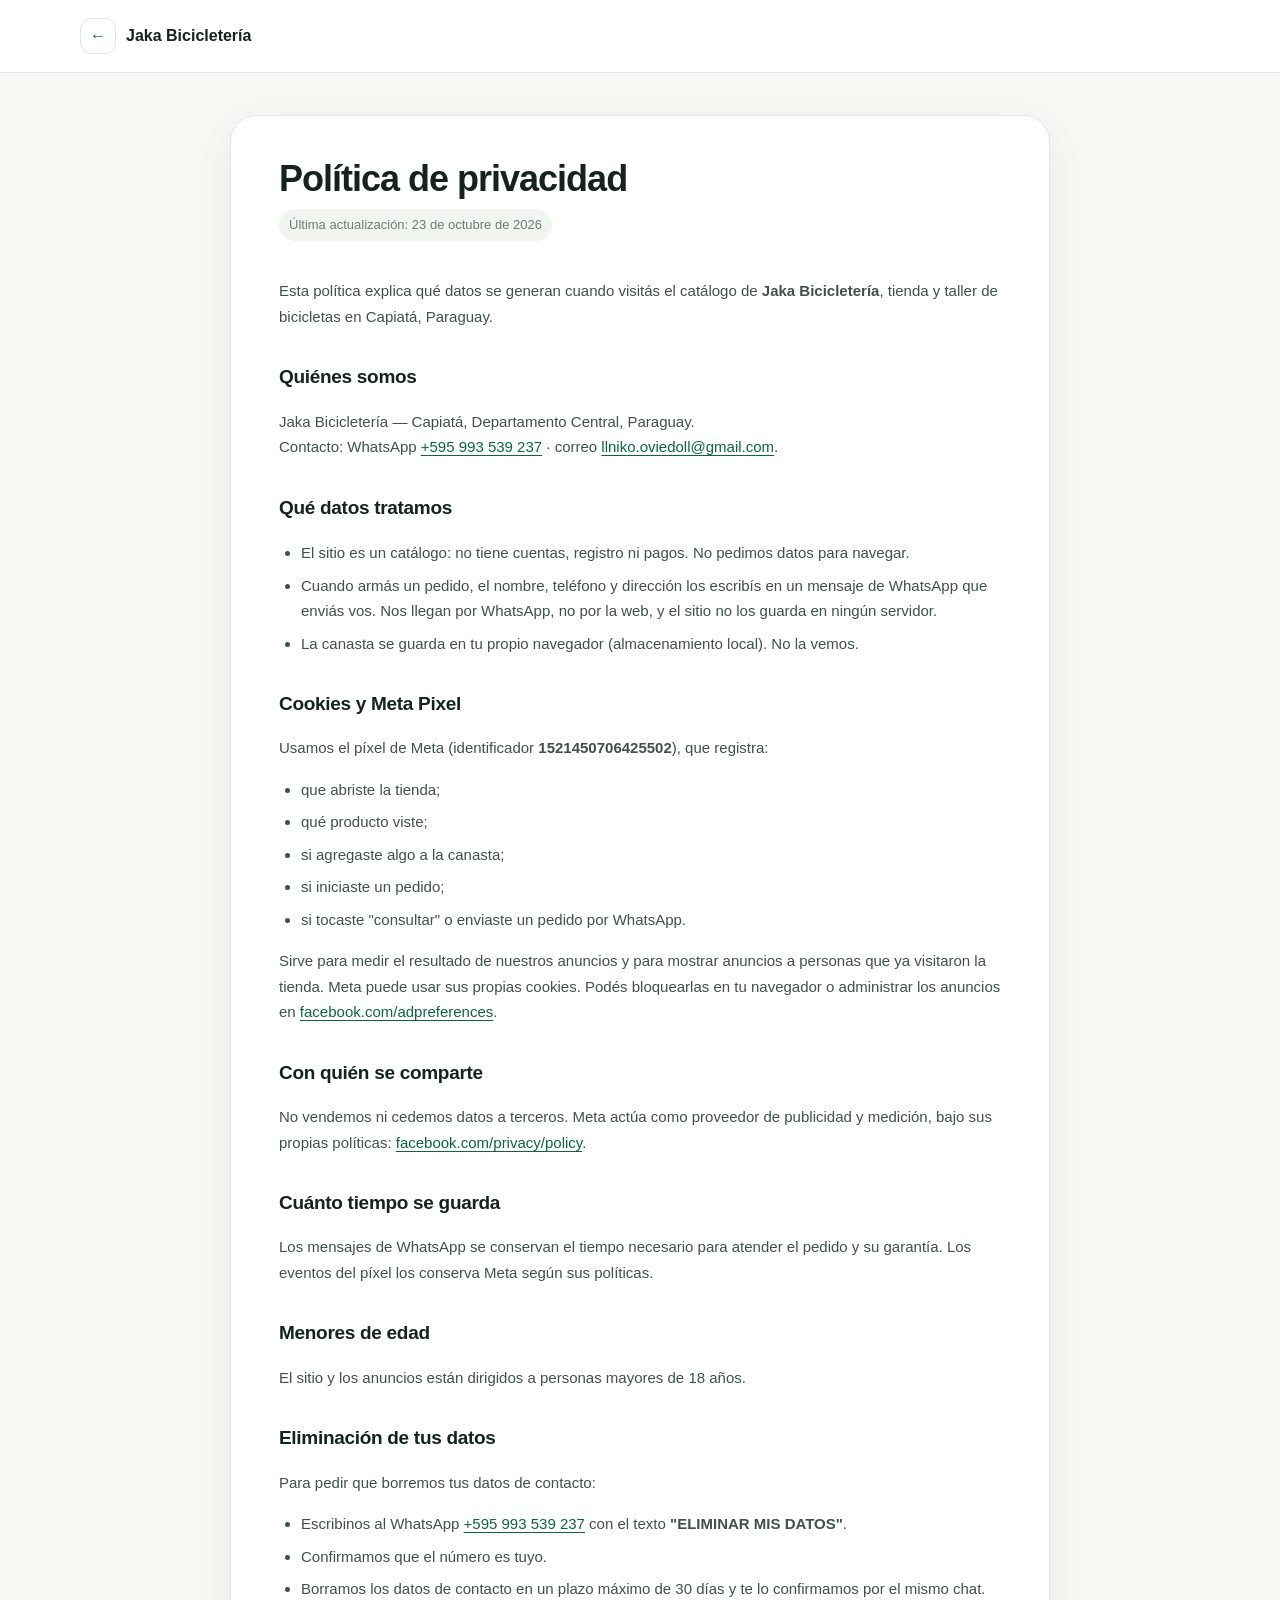
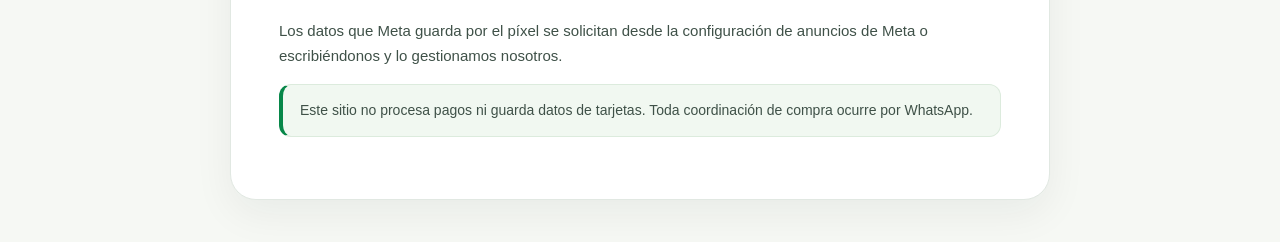
<file: tienda/privacidad.html>
<!doctype html>
<html lang="es-PY">
<head>
<meta charset="utf-8">
<meta name="viewport" content="width=device-width, initial-scale=1">
<title>Política de privacidad — Jaka Bicicletería</title>
<meta name="description" content="Política de privacidad y eliminación de datos de Jaka Bicicletería, bicicletería y taller en Capiatá, Paraguay.">
<meta name="robots" content="index, follow">
<link rel="canonical" href="https://www.bicicleteria.capiata.com.py/privacidad.html">
<meta property="og:type" content="website">
<meta property="og:site_name" content="Jaka Bicicletería">
<meta property="og:title" content="Política de privacidad — Jaka Bicicletería">
<meta property="og:description" content="Política de privacidad y eliminación de datos de Jaka Bicicletería (Capiatá, Paraguay).">
<meta property="og:url" content="https://www.bicicleteria.capiata.com.py/privacidad.html">
<meta property="og:locale" content="es_PY">
<link rel="icon" type="image/png" sizes="32x32" href="assets/favicon-32.png">
<style>
  :root { --verde: #08683e; --texto: #14231d; --suave: #6d7b73; --linea: #e1e8e2; }
  * { box-sizing: border-box; }
  body { margin: 0; background: #f6f8f4; color: var(--texto);
    font-family: -apple-system, BlinkMacSystemFont, "Segoe UI", Roboto, Helvetica, Arial, sans-serif;
    line-height: 1.7; -webkit-font-smoothing: antialiased; }
  header { background: rgba(255,255,255,.95); border-bottom: 1px solid var(--linea); padding: 18px max(20px, calc((100% - 1120px) / 2)); }
  header a { display: inline-flex; align-items: center; gap: 10px; color: var(--texto); text-decoration: none; font-weight: 750; }
  header a::before { content: "←"; display: grid; place-items: center; width: 34px; height: 34px; border: 1px solid var(--linea); border-radius: 11px; color: var(--verde); }
  main { max-width: 820px; margin: 42px auto; padding: 42px 48px 48px; border: 1px solid var(--linea); border-radius: 26px; background: #fff; box-shadow: 0 14px 40px rgba(20,35,29,.06); }
  h1 { font-size: clamp(28px, 4vw, 36px); line-height: 1.15; letter-spacing: -1px; margin: 0 0 10px; }
  h2 { font-size: 19px; letter-spacing: -.3px; margin: 32px 0 8px; }
  p, li { font-size: 15px; }
  p { color: #3f5148; }
  .fecha { display: inline-flex; color: var(--suave); font-size: 13px; margin: 0 0 22px; padding: 5px 10px; border-radius: 999px; background: #f0f5ef; }
  ul { padding-left: 22px; }
  li { margin: 7px 0; color: #3f5148; }
  a { color: var(--verde); text-underline-offset: 3px; }
  .nota { background: #f1f8f1; border: 1px solid #dcebdd; border-left: 4px solid #078749; padding: 14px 17px; border-radius: 12px; font-size: 14px; }
  @media (max-width: 600px) { header { padding: 12px 16px; } main { margin: 18px 12px; padding: 26px 20px 32px; border-radius: 20px; } h2 { margin-top: 26px; } }
</style>
</head>
<body>
<header><a href="./">Jaka Bicicletería</a></header>
<main>
  <h1>Política de privacidad</h1>
  <p class="fecha">Última actualización: 23 de octubre de 2026</p>

  <p>Esta política explica qué datos se generan cuando visitás el catálogo de
  <strong>Jaka Bicicletería</strong>, tienda y taller de bicicletas en Capiatá, Paraguay.</p>

  <h2>Quiénes somos</h2>
  <p>Jaka Bicicletería — Capiatá, Departamento Central, Paraguay.<br>
  Contacto: WhatsApp <a href="https://wa.me/595993539237">+595 993 539 237</a> ·
  correo <a href="mailto:llniko.oviedoll@gmail.com">llniko.oviedoll@gmail.com</a>.</p>

  <h2>Qué datos tratamos</h2>
  <ul>
    <li>El sitio es un catálogo: no tiene cuentas, registro ni pagos. No pedimos datos para navegar.</li>
    <li>Cuando armás un pedido, el nombre, teléfono y dirección los escribís en un mensaje de WhatsApp que enviás vos. Nos llegan por WhatsApp, no por la web, y el sitio no los guarda en ningún servidor.</li>
    <li>La canasta se guarda en tu propio navegador (almacenamiento local). No la vemos.</li>
  </ul>

  <h2>Cookies y Meta Pixel</h2>
  <p>Usamos el píxel de Meta (identificador <strong>1521450706425502</strong>), que registra:</p>
  <ul>
    <li>que abriste la tienda;</li>
    <li>qué producto viste;</li>
    <li>si agregaste algo a la canasta;</li>
    <li>si iniciaste un pedido;</li>
    <li>si tocaste "consultar" o enviaste un pedido por WhatsApp.</li>
  </ul>
  <p>Sirve para medir el resultado de nuestros anuncios y para mostrar anuncios a personas que ya
  visitaron la tienda. Meta puede usar sus propias cookies. Podés bloquearlas en tu navegador o
  administrar los anuncios en
  <a href="https://www.facebook.com/adpreferences" target="_blank" rel="noopener">facebook.com/adpreferences</a>.</p>

  <h2>Con quién se comparte</h2>
  <p>No vendemos ni cedemos datos a terceros. Meta actúa como proveedor de publicidad y medición,
  bajo sus propias políticas: <a href="https://www.facebook.com/privacy/policy" target="_blank" rel="noopener">facebook.com/privacy/policy</a>.</p>

  <h2>Cuánto tiempo se guarda</h2>
  <p>Los mensajes de WhatsApp se conservan el tiempo necesario para atender el pedido y su garantía.
  Los eventos del píxel los conserva Meta según sus políticas.</p>

  <h2>Menores de edad</h2>
  <p>El sitio y los anuncios están dirigidos a personas mayores de 18 años.</p>

  <h2 id="eliminacion">Eliminación de tus datos</h2>
  <p>Para pedir que borremos tus datos de contacto:</p>
  <ul>
    <li>Escribinos al WhatsApp <a href="https://wa.me/595993539237">+595 993 539 237</a> con el texto
      <strong>"ELIMINAR MIS DATOS"</strong>.</li>
    <li>Confirmamos que el número es tuyo.</li>
    <li>Borramos los datos de contacto en un plazo máximo de 30 días y te lo confirmamos por el mismo chat.</li>
  </ul>
  <p>Los datos que Meta guarda por el píxel se solicitan desde la configuración de anuncios de Meta
  o escribiéndonos y lo gestionamos nosotros.</p>

  <p class="nota">Este sitio no procesa pagos ni guarda datos de tarjetas. Toda coordinación de compra
  ocurre por WhatsApp.</p>
</main>
</body>
</html>
</file>
